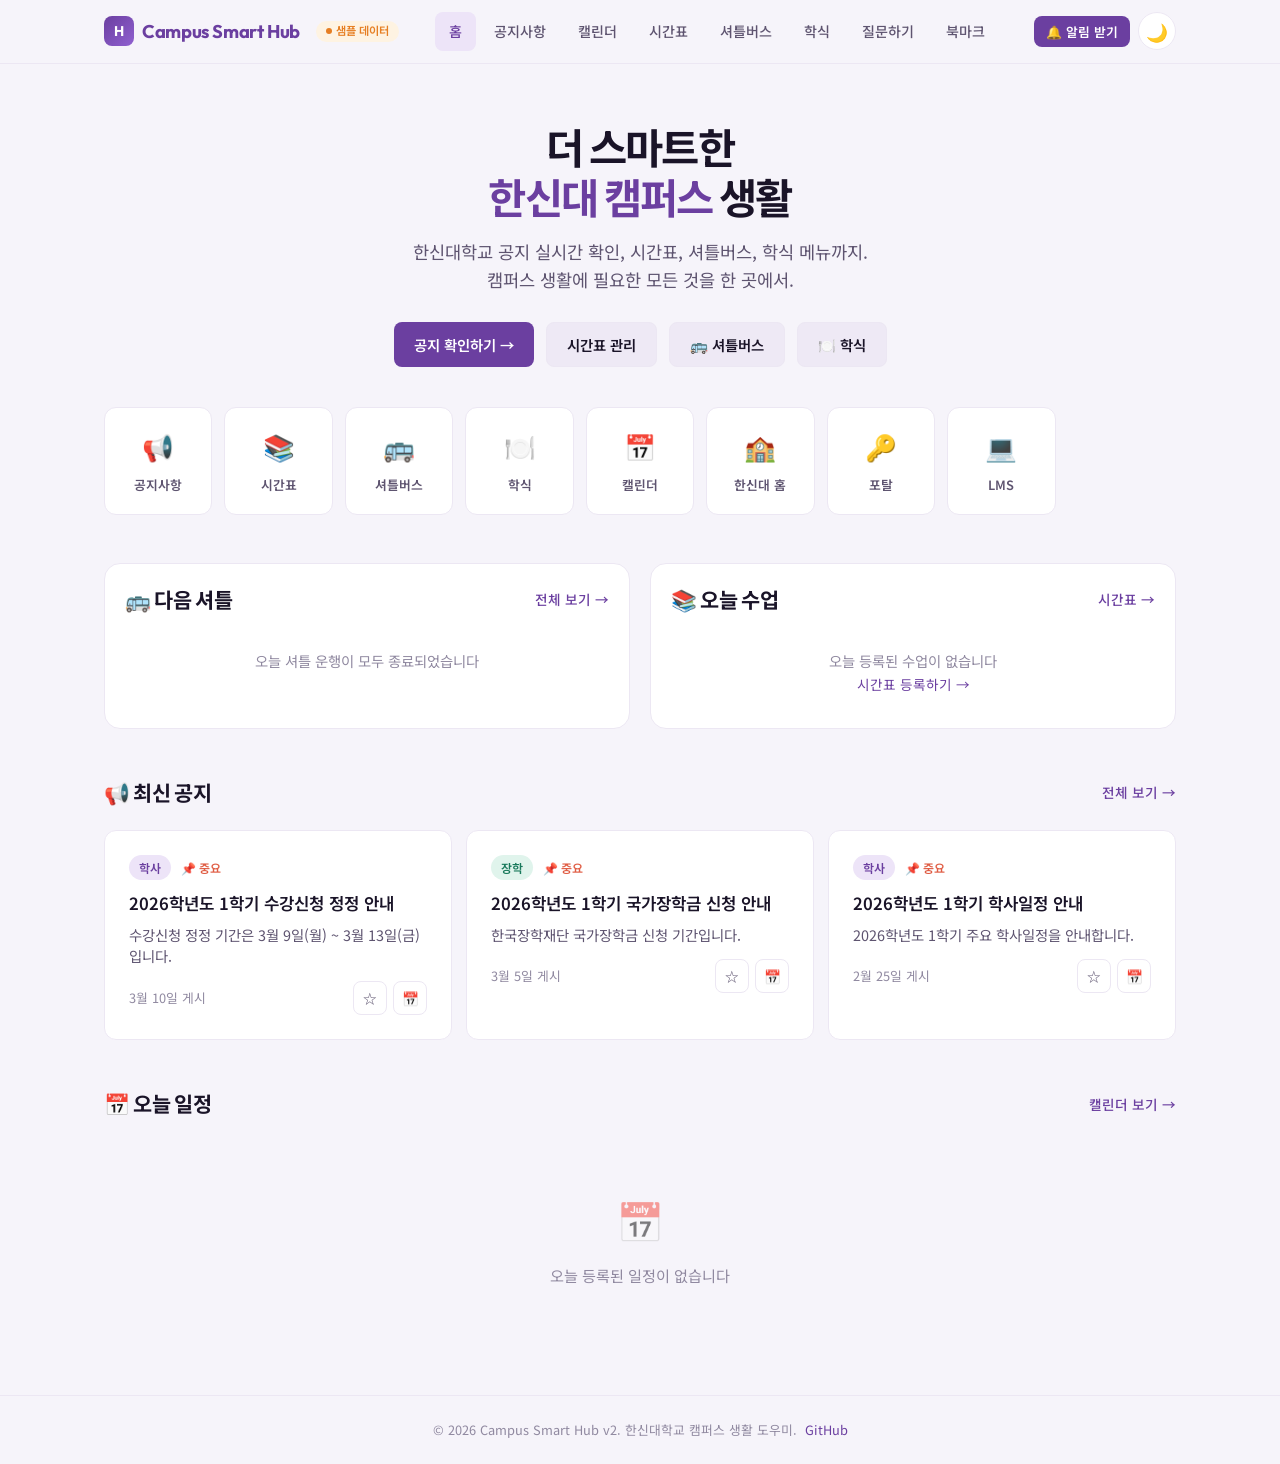
<file: index.html>
<!DOCTYPE html>
<html lang="ko">
<head>
  <meta charset="UTF-8">
  <meta name="viewport" content="width=device-width, initial-scale=1.0">
  <title>Campus Smart Hub - 한신대 캠퍼스 생활 도우미</title>
  <link rel="stylesheet" href="css/style.css">
</head>
<body>

  <nav class="nav">
    <div class="nav-inner">
      <a href="index.html" class="nav-logo">
        <span class="logo-icon">H</span>
        Campus Smart Hub
      </a>
      <button class="nav-toggle" aria-label="메뉴 열기">
        <span></span><span></span><span></span>
      </button>
      <div class="nav-links">
        <a href="index.html" class="nav-link active">홈</a>
        <a href="notices.html" class="nav-link">공지사항</a>
        <a href="calendar.html" class="nav-link">캘린더</a>
        <a href="timetable.html" class="nav-link">시간표</a>
        <a href="shuttle.html" class="nav-link">셔틀버스</a>
        <a href="meal.html" class="nav-link">학식</a>
        <a href="ask.html" class="nav-link">질문하기</a>
        <a href="bookmarks.html" class="nav-link">북마크</a>
      </div>
      <div class="nav-right">
        <button class="btn btn-sm btn-primary" id="enableNotifBtn" title="새 공지 알림">🔔 알림 받기</button>
        <button class="theme-toggle" id="themeToggle" title="다크 모드">🌙</button>
      </div>
    </div>
  </nav>

  <main class="container">

    <section class="hero">
      <h1>더 스마트한<br><em>한신대 캠퍼스</em> 생활</h1>
      <p>한신대학교 공지 실시간 확인, 시간표, 셔틀버스, 학식 메뉴까지.<br>캠퍼스 생활에 필요한 모든 것을 한 곳에서.</p>
      <div class="hero-actions">
        <a href="notices.html" class="btn btn-primary">공지 확인하기 →</a>
        <a href="timetable.html" class="btn btn-secondary">시간표 관리</a>
        <a href="shuttle.html" class="btn btn-secondary">🚌 셔틀버스</a>
        <a href="meal.html" class="btn btn-secondary">🍽️ 학식</a>
      </div>
    </section>

    <!-- 빠른 링크 -->
    <section class="home-section">
      <div class="quick-links">
        <a href="notices.html" class="quick-link-card"><span class="ql-icon">📢</span><span class="ql-label">공지사항</span></a>
        <a href="timetable.html" class="quick-link-card"><span class="ql-icon">📚</span><span class="ql-label">시간표</span></a>
        <a href="shuttle.html" class="quick-link-card"><span class="ql-icon">🚌</span><span class="ql-label">셔틀버스</span></a>
        <a href="meal.html" class="quick-link-card"><span class="ql-icon">🍽️</span><span class="ql-label">학식</span></a>
        <a href="calendar.html" class="quick-link-card"><span class="ql-icon">📅</span><span class="ql-label">캘린더</span></a>
        <a href="https://www.hs.ac.kr" target="_blank" class="quick-link-card"><span class="ql-icon">🏫</span><span class="ql-label">한신대 홈</span></a>
        <a href="https://portal.hs.ac.kr" target="_blank" class="quick-link-card"><span class="ql-icon">🔑</span><span class="ql-label">포탈</span></a>
        <a href="https://lms.hs.ac.kr" target="_blank" class="quick-link-card"><span class="ql-icon">💻</span><span class="ql-label">LMS</span></a>
      </div>
    </section>

    <!-- 다음 셔틀 + 오늘 수업 (2칸 그리드) -->
    <section class="home-section">
      <div class="home-two-col">
        <div class="home-mini-card">
          <div class="home-section-header">
            <h2>🚌 다음 셔틀</h2>
            <a href="shuttle.html">전체 보기 →</a>
          </div>
          <div id="nextShuttle"><div class="empty-state" style="padding:20px;"><p style="font-size:0.9rem;">불러오는 중...</p></div></div>
        </div>
        <div class="home-mini-card">
          <div class="home-section-header">
            <h2>📚 오늘 수업</h2>
            <a href="timetable.html">시간표 →</a>
          </div>
          <div id="todayClasses"><div class="empty-state" style="padding:20px;"><p style="font-size:0.9rem;">불러오는 중...</p></div></div>
        </div>
      </div>
    </section>

    <!-- 최신 공지 -->
    <section class="home-section">
      <div class="home-section-header">
        <h2>📢 최신 공지</h2>
        <a href="notices.html">전체 보기 →</a>
      </div>
      <div class="home-card-grid" id="urgentNotices"></div>
    </section>

    <!-- 오늘 일정 -->
    <section class="home-section">
      <div class="home-section-header">
        <h2>📅 오늘 일정</h2>
        <a href="calendar.html">캘린더 보기 →</a>
      </div>
      <div class="home-card-grid" id="todayEvents"></div>
    </section>

  </main>

  <footer class="footer">
    <div class="container">
      <p>© 2026 Campus Smart Hub v2. 한신대학교 캠퍼스 생활 도우미.
        <a href="https://github.com/lsch4435-code/campus_hub" target="_blank" rel="noopener" style="color:var(--color-primary);margin-left:4px;">GitHub</a>
      </p>
    </div>
  </footer>

  <script src="js/data.js"></script>
  <script src="js/common.js"></script>
  <script src="js/home.js"></script>

</body>
</html>
</file>
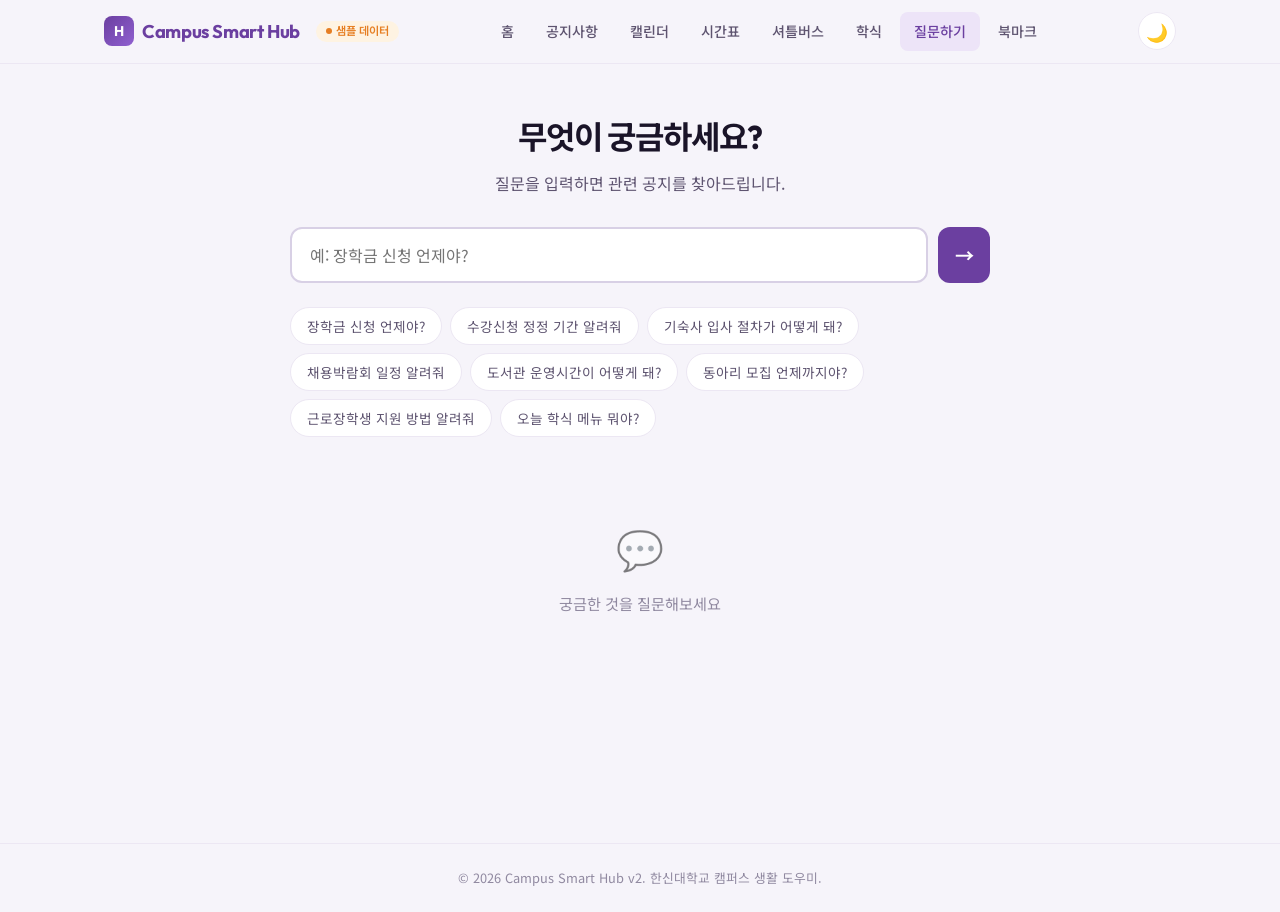
<file: ask.html>
<!DOCTYPE html>
<html lang="ko">
<head>
  <meta charset="UTF-8">
  <meta name="viewport" content="width=device-width, initial-scale=1.0">
  <title>질문하기 - Campus Smart Hub</title>
  <link rel="stylesheet" href="css/style.css">
</head>
<body>

  <nav class="nav">
    <div class="nav-inner">
      <a href="index.html" class="nav-logo">
        <span class="logo-icon">H</span>
        Campus Smart Hub
      </a>
      <button class="nav-toggle" aria-label="메뉴 열기">
        <span></span><span></span><span></span>
      </button>
      <div class="nav-links">
        <a href="index.html" class="nav-link">홈</a>
        <a href="notices.html" class="nav-link">공지사항</a>
        <a href="calendar.html" class="nav-link">캘린더</a>
        <a href="timetable.html" class="nav-link">시간표</a>
        <a href="shuttle.html" class="nav-link">셔틀버스</a>
        <a href="meal.html" class="nav-link">학식</a>
        <a href="ask.html" class="nav-link active">질문하기</a>
        <a href="bookmarks.html" class="nav-link">북마크</a>
      </div>
      <div class="nav-right">
        <button class="theme-toggle" id="themeToggle" title="다크 모드">🌙</button>
      </div>
    </div>
  </nav>

  <main class="container">

    <div class="page-header" style="text-align:center;">
      <h1>무엇이 궁금하세요?</h1>
      <p>질문을 입력하면 관련 공지를 찾아드립니다.</p>
    </div>

    <div class="ask-container">
      <div class="ask-input-wrap">
        <input type="text" class="ask-input" id="askInput" placeholder="예: 장학금 신청 언제야?">
        <button class="ask-submit" id="askSubmit" title="검색">→</button>
      </div>
      <div class="ask-suggestions" id="askSuggestions"></div>
      <p class="ask-results-title" id="askResultsTitle"></p>
      <div class="notice-grid" id="askResults" style="grid-template-columns: 1fr;"></div>
    </div>

  </main>

  <footer class="footer">
    <div class="container">
      <p>© 2026 Campus Smart Hub v2. 한신대학교 캠퍼스 생활 도우미.</p>
    </div>
  </footer>

  <script src="js/data.js"></script>
  <script src="js/common.js"></script>
  <script src="js/search.js"></script>

</body>
</html>
</file>
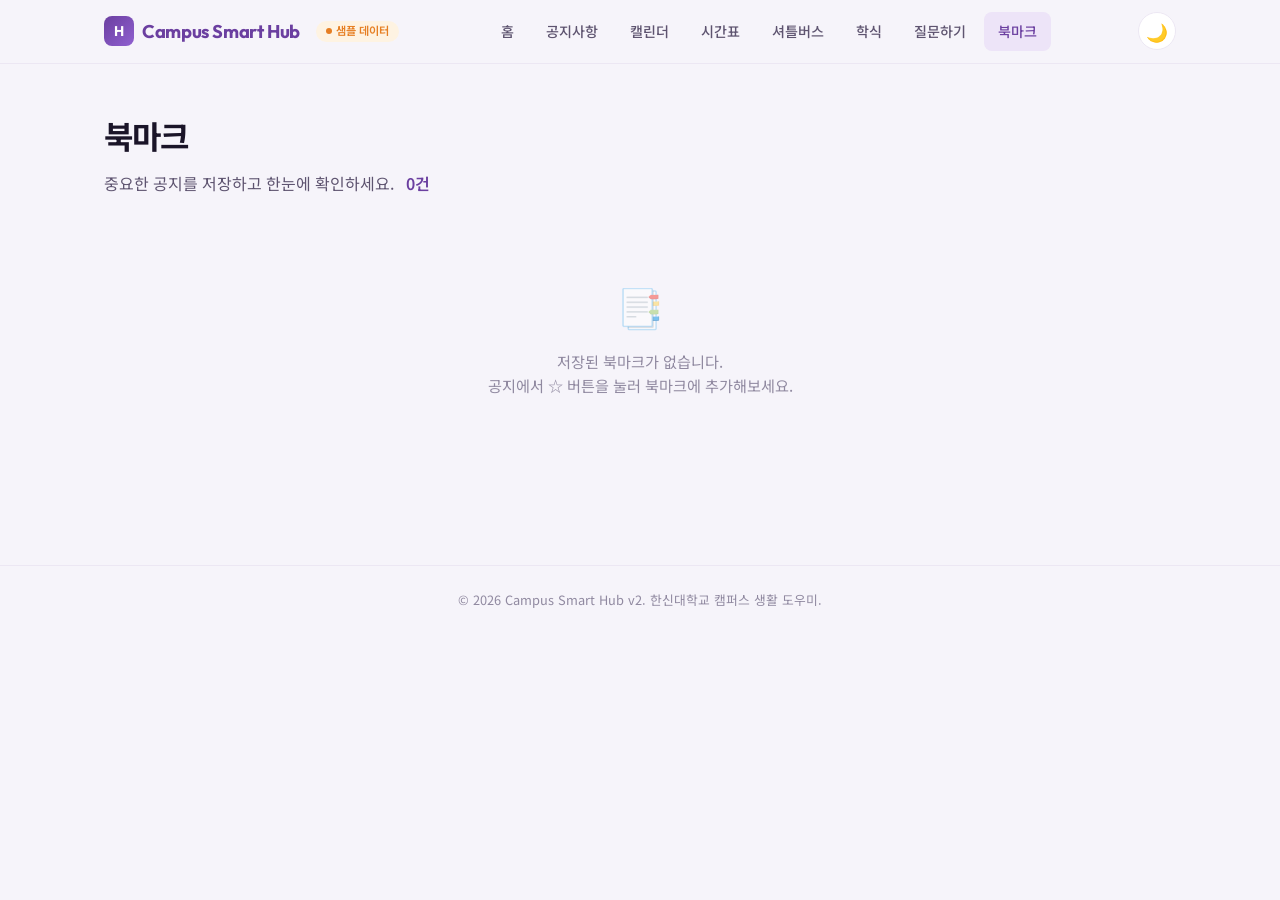
<file: bookmarks.html>
<!DOCTYPE html>
<html lang="ko">
<head>
  <meta charset="UTF-8">
  <meta name="viewport" content="width=device-width, initial-scale=1.0">
  <title>북마크 - Campus Smart Hub</title>
  <link rel="stylesheet" href="css/style.css">
</head>
<body>

  <nav class="nav">
    <div class="nav-inner">
      <a href="index.html" class="nav-logo">
        <span class="logo-icon">H</span>
        Campus Smart Hub
      </a>
      <button class="nav-toggle" aria-label="메뉴 열기">
        <span></span><span></span><span></span>
      </button>
      <div class="nav-links">
        <a href="index.html" class="nav-link">홈</a>
        <a href="notices.html" class="nav-link">공지사항</a>
        <a href="calendar.html" class="nav-link">캘린더</a>
        <a href="timetable.html" class="nav-link">시간표</a>
        <a href="shuttle.html" class="nav-link">셔틀버스</a>
        <a href="meal.html" class="nav-link">학식</a>
        <a href="ask.html" class="nav-link">질문하기</a>
        <a href="bookmarks.html" class="nav-link active">북마크</a>
      </div>
      <div class="nav-right">
        <button class="theme-toggle" id="themeToggle" title="다크 모드">🌙</button>
      </div>
    </div>
  </nav>

  <main class="container">

    <div class="page-header">
      <h1>북마크</h1>
      <p>
        중요한 공지를 저장하고 한눈에 확인하세요.
        <span id="bookmarkCount" style="margin-left:8px;font-weight:600;color:var(--color-primary);"></span>
      </p>
    </div>

    <div class="bookmark-grid" id="bookmarkGrid"></div>

  </main>

  <footer class="footer">
    <div class="container">
      <p>© 2026 Campus Smart Hub v2. 한신대학교 캠퍼스 생활 도우미.</p>
    </div>
  </footer>

  <script src="js/data.js"></script>
  <script src="js/common.js"></script>
  <script src="js/bookmark.js"></script>

</body>
</html>
</file>
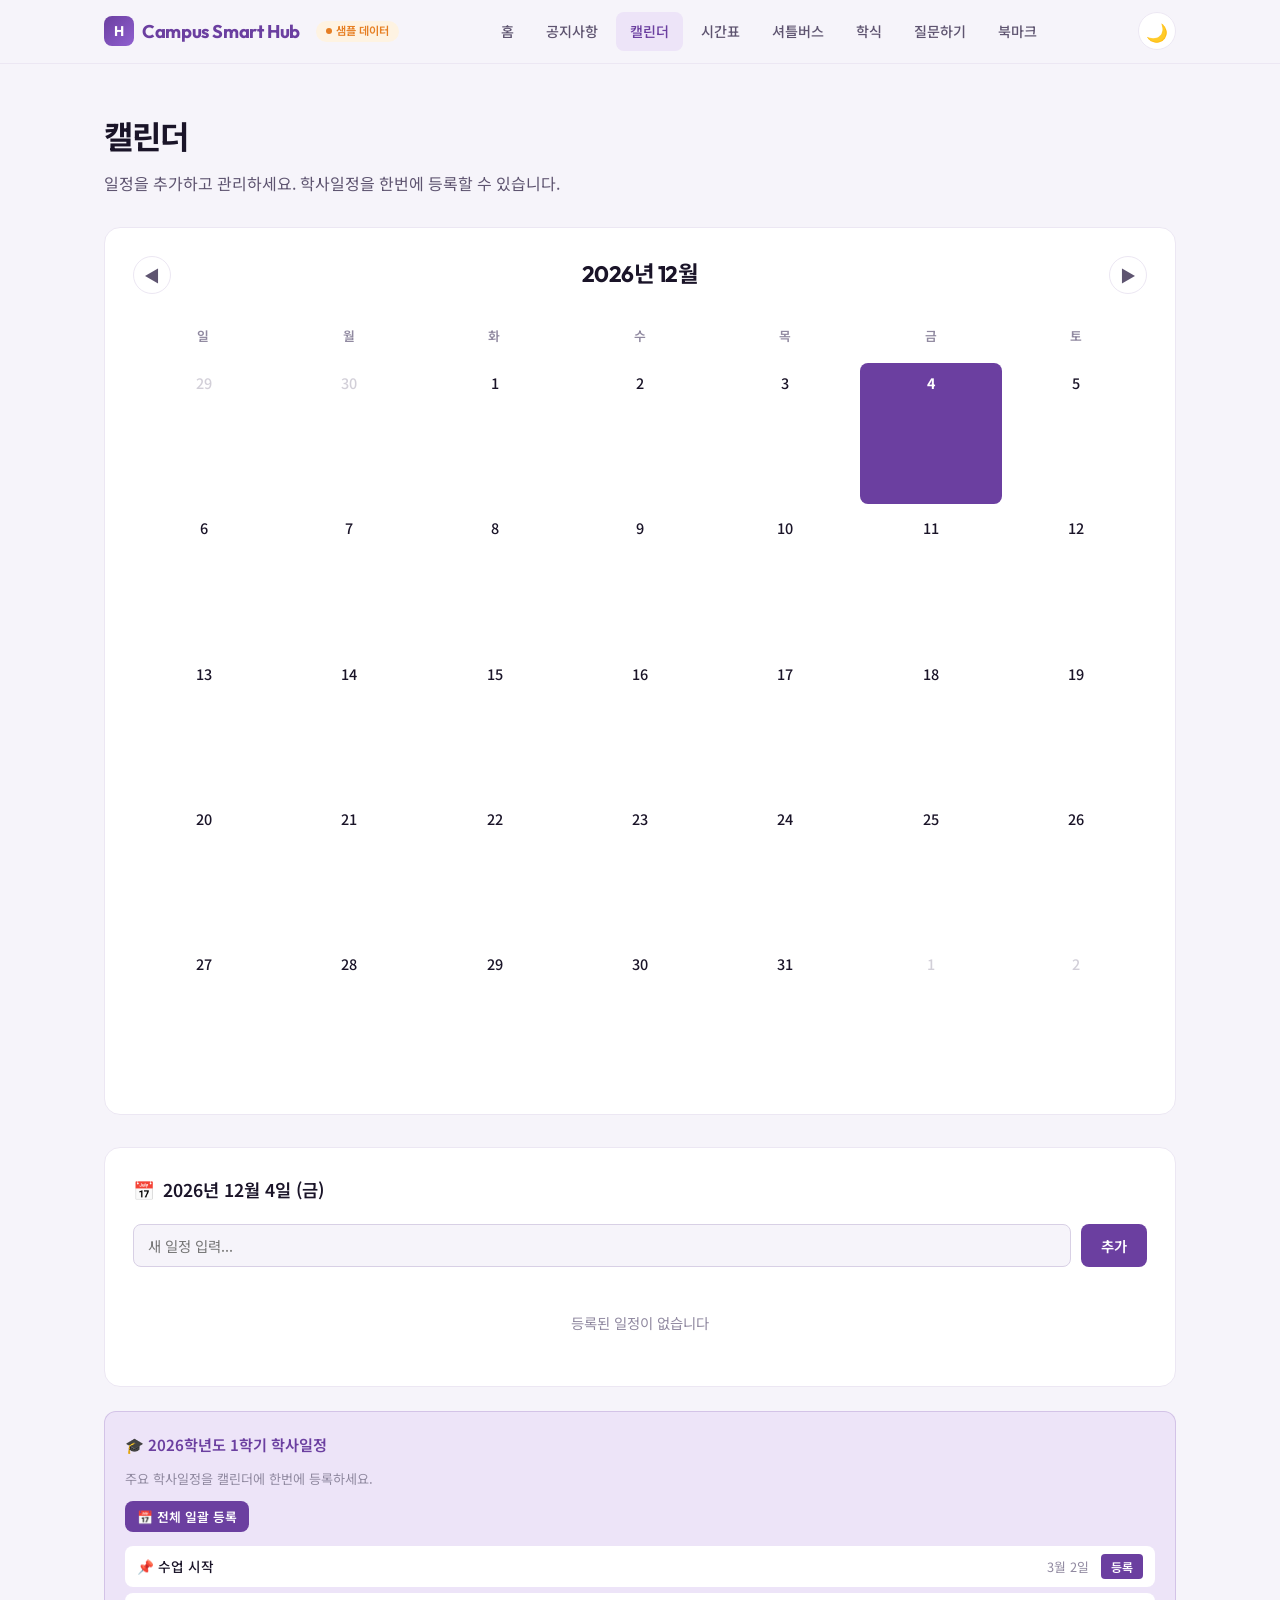
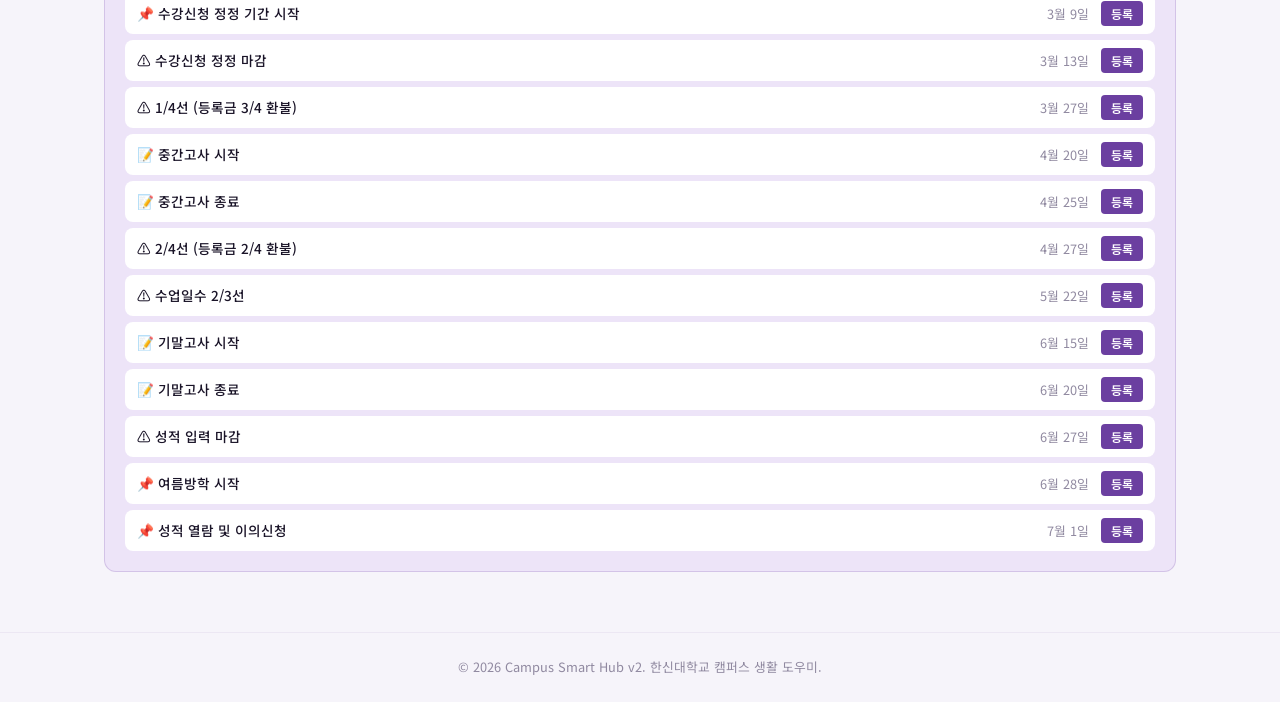
<file: calendar.html>
<!DOCTYPE html>
<html lang="ko">
<head>
  <meta charset="UTF-8">
  <meta name="viewport" content="width=device-width, initial-scale=1.0">
  <title>캘린더 - Campus Smart Hub</title>
  <link rel="stylesheet" href="css/style.css">
</head>
<body>

  <nav class="nav">
    <div class="nav-inner">
      <a href="index.html" class="nav-logo">
        <span class="logo-icon">H</span>
        Campus Smart Hub
      </a>
      <button class="nav-toggle" aria-label="메뉴 열기">
        <span></span><span></span><span></span>
      </button>
      <div class="nav-links">
        <a href="index.html" class="nav-link">홈</a>
        <a href="notices.html" class="nav-link">공지사항</a>
        <a href="calendar.html" class="nav-link active">캘린더</a>
        <a href="timetable.html" class="nav-link">시간표</a>
        <a href="shuttle.html" class="nav-link">셔틀버스</a>
        <a href="meal.html" class="nav-link">학식</a>
        <a href="ask.html" class="nav-link">질문하기</a>
        <a href="bookmarks.html" class="nav-link">북마크</a>
      </div>
      <div class="nav-right">
        <button class="theme-toggle" id="themeToggle" title="다크 모드">🌙</button>
      </div>
    </div>
  </nav>

  <main class="container">

    <div class="page-header">
      <h1>캘린더</h1>
      <p>일정을 추가하고 관리하세요. 학사일정을 한번에 등록할 수 있습니다.</p>
    </div>

    <!-- 캘린더 -->
    <div class="calendar-wrap">
      <div class="calendar-header">
        <button class="calendar-nav-btn" id="calendarPrev" title="이전 달">◀</button>
        <h2 id="calendarTitle"></h2>
        <button class="calendar-nav-btn" id="calendarNext" title="다음 달">▶</button>
      </div>
      <div class="calendar-weekdays">
        <div class="calendar-weekday">일</div>
        <div class="calendar-weekday">월</div>
        <div class="calendar-weekday">화</div>
        <div class="calendar-weekday">수</div>
        <div class="calendar-weekday">목</div>
        <div class="calendar-weekday">금</div>
        <div class="calendar-weekday">토</div>
      </div>
      <div class="calendar-days" id="calendarDays"></div>
    </div>

    <!-- 일정 관리 패널 -->
    <div class="event-panel" id="eventPanel" style="display:none;">
      <h3>📅 <span id="eventDateTitle"></span></h3>
      <div class="event-add-form">
        <input type="text" id="eventInput" placeholder="새 일정 입력..." maxlength="100">
        <button class="btn btn-primary" id="eventAddBtn">추가</button>
      </div>
      <ul class="event-list" id="eventList"></ul>
    </div>

    <!-- 학사일정 자동등록 -->
    <div class="academic-calendar-section" id="academicCalendarSection"></div>

  </main>

  <footer class="footer">
    <div class="container">
      <p>© 2026 Campus Smart Hub v2. 한신대학교 캠퍼스 생활 도우미.</p>
    </div>
  </footer>

  <script src="js/data.js"></script>
  <script src="js/common.js"></script>
  <script src="js/calendar.js"></script>

</body>
</html>
</file>
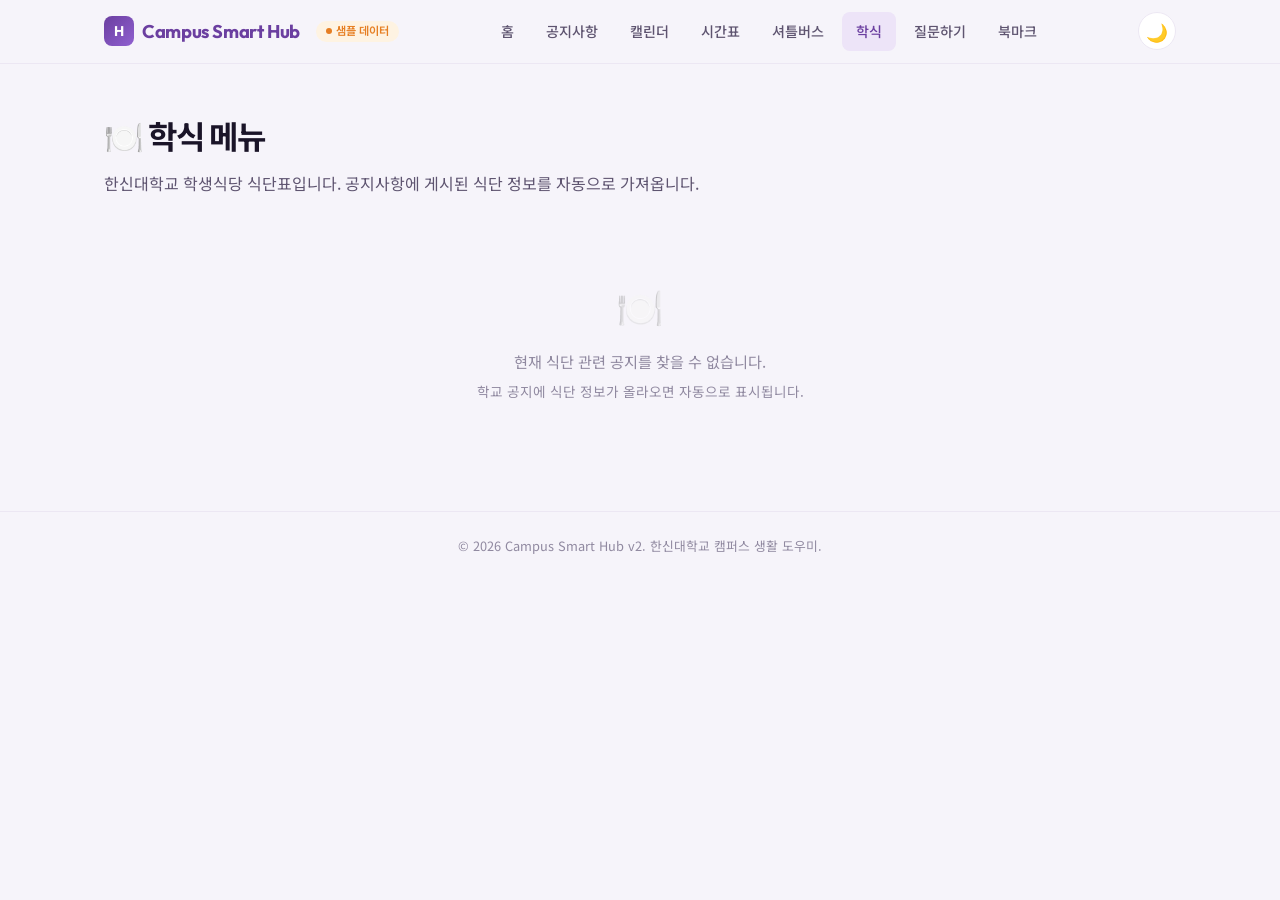
<file: meal.html>
<!DOCTYPE html>
<html lang="ko">
<head>
  <meta charset="UTF-8">
  <meta name="viewport" content="width=device-width, initial-scale=1.0">
  <title>학식 메뉴 - Campus Smart Hub</title>
  <link rel="stylesheet" href="css/style.css">
</head>
<body>

  <nav class="nav">
    <div class="nav-inner">
      <a href="index.html" class="nav-logo">
        <span class="logo-icon">H</span>
        Campus Smart Hub
      </a>
      <button class="nav-toggle" aria-label="메뉴 열기">
        <span></span><span></span><span></span>
      </button>
      <div class="nav-links">
        <a href="index.html" class="nav-link">홈</a>
        <a href="notices.html" class="nav-link">공지사항</a>
        <a href="calendar.html" class="nav-link">캘린더</a>
        <a href="timetable.html" class="nav-link">시간표</a>
        <a href="shuttle.html" class="nav-link">셔틀버스</a>
        <a href="meal.html" class="nav-link active">학식</a>
        <a href="ask.html" class="nav-link">질문하기</a>
        <a href="bookmarks.html" class="nav-link">북마크</a>
      </div>
      <div class="nav-right">
        <button class="theme-toggle" id="themeToggle" title="다크 모드">🌙</button>
      </div>
    </div>
  </nav>

  <main class="container">

    <div class="page-header">
      <h1>🍽️ 학식 메뉴</h1>
      <p>한신대학교 학생식당 식단표입니다. 공지사항에 게시된 식단 정보를 자동으로 가져옵니다.</p>
    </div>

    <div id="mealContent">
      <div class="empty-state">
        <div class="empty-icon" style="animation:spin 1s linear infinite;">⏳</div>
        <p>식단 정보를 불러오는 중...</p>
      </div>
    </div>

  </main>

  <footer class="footer">
    <div class="container">
      <p>© 2026 Campus Smart Hub v2. 한신대학교 캠퍼스 생활 도우미.</p>
    </div>
  </footer>

  <script src="js/data.js"></script>
  <script src="js/common.js"></script>
  <script src="js/meal.js"></script>

</body>
</html>
</file>
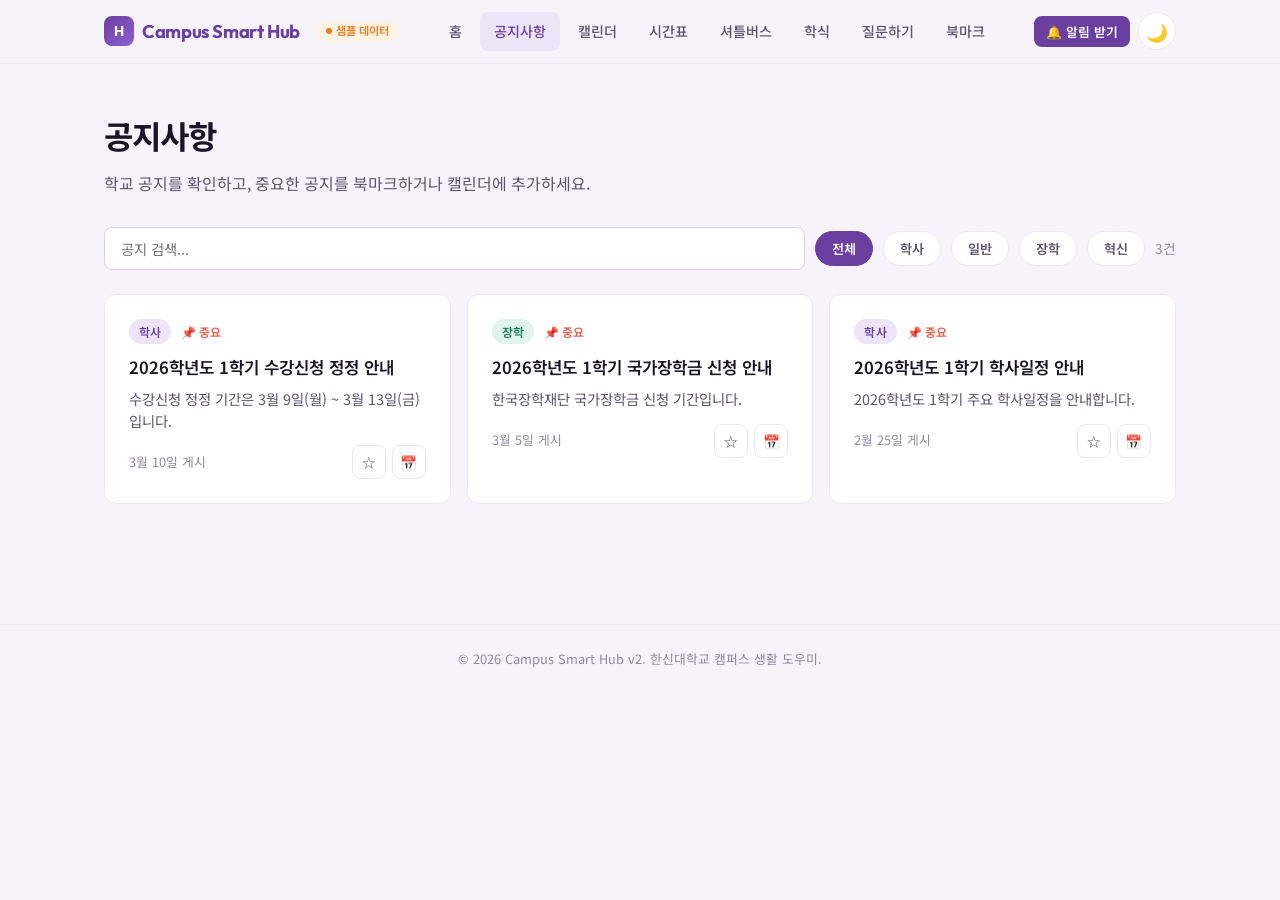
<file: notices.html>
<!DOCTYPE html>
<html lang="ko">
<head>
  <meta charset="UTF-8">
  <meta name="viewport" content="width=device-width, initial-scale=1.0">
  <title>공지사항 - Campus Smart Hub</title>
  <link rel="stylesheet" href="css/style.css">
</head>
<body>

  <nav class="nav">
    <div class="nav-inner">
      <a href="index.html" class="nav-logo">
        <span class="logo-icon">H</span>
        Campus Smart Hub
      </a>
      <button class="nav-toggle" aria-label="메뉴 열기">
        <span></span><span></span><span></span>
      </button>
      <div class="nav-links">
        <a href="index.html" class="nav-link">홈</a>
        <a href="notices.html" class="nav-link active">공지사항</a>
        <a href="calendar.html" class="nav-link">캘린더</a>
        <a href="timetable.html" class="nav-link">시간표</a>
        <a href="shuttle.html" class="nav-link">셔틀버스</a>
        <a href="meal.html" class="nav-link">학식</a>
        <a href="ask.html" class="nav-link">질문하기</a>
        <a href="bookmarks.html" class="nav-link">북마크</a>
      </div>
      <div class="nav-right">
        <button class="btn btn-sm btn-primary" id="enableNotifBtn" title="새 공지 알림">🔔 알림 받기</button>
        <button class="theme-toggle" id="themeToggle" title="다크 모드">🌙</button>
      </div>
    </div>
  </nav>

  <main class="container">

    <div class="page-header">
      <h1>공지사항</h1>
      <p>학교 공지를 확인하고, 중요한 공지를 북마크하거나 캘린더에 추가하세요.</p>
    </div>

    <div class="toolbar">
      <input type="text" class="search-input" id="noticeSearch" placeholder="공지 검색...">
      <button class="filter-btn active" data-category="전체">전체</button>
      <button class="filter-btn" data-category="학사">학사</button>
      <button class="filter-btn" data-category="일반">일반</button>
      <button class="filter-btn" data-category="장학">장학</button>
      <button class="filter-btn" data-category="혁신">혁신</button>
      <span id="resultCount" style="font-size:0.85rem;color:var(--color-text-muted);margin-left:auto;white-space:nowrap;"></span>
    </div>

    <div class="notice-grid" id="noticeGrid"></div>

  </main>

  <footer class="footer">
    <div class="container">
      <p>© 2026 Campus Smart Hub v2. 한신대학교 캠퍼스 생활 도우미.</p>
    </div>
  </footer>

  <script src="js/data.js"></script>
  <script src="js/common.js"></script>
  <script src="js/notices.js"></script>

</body>
</html>
</file>
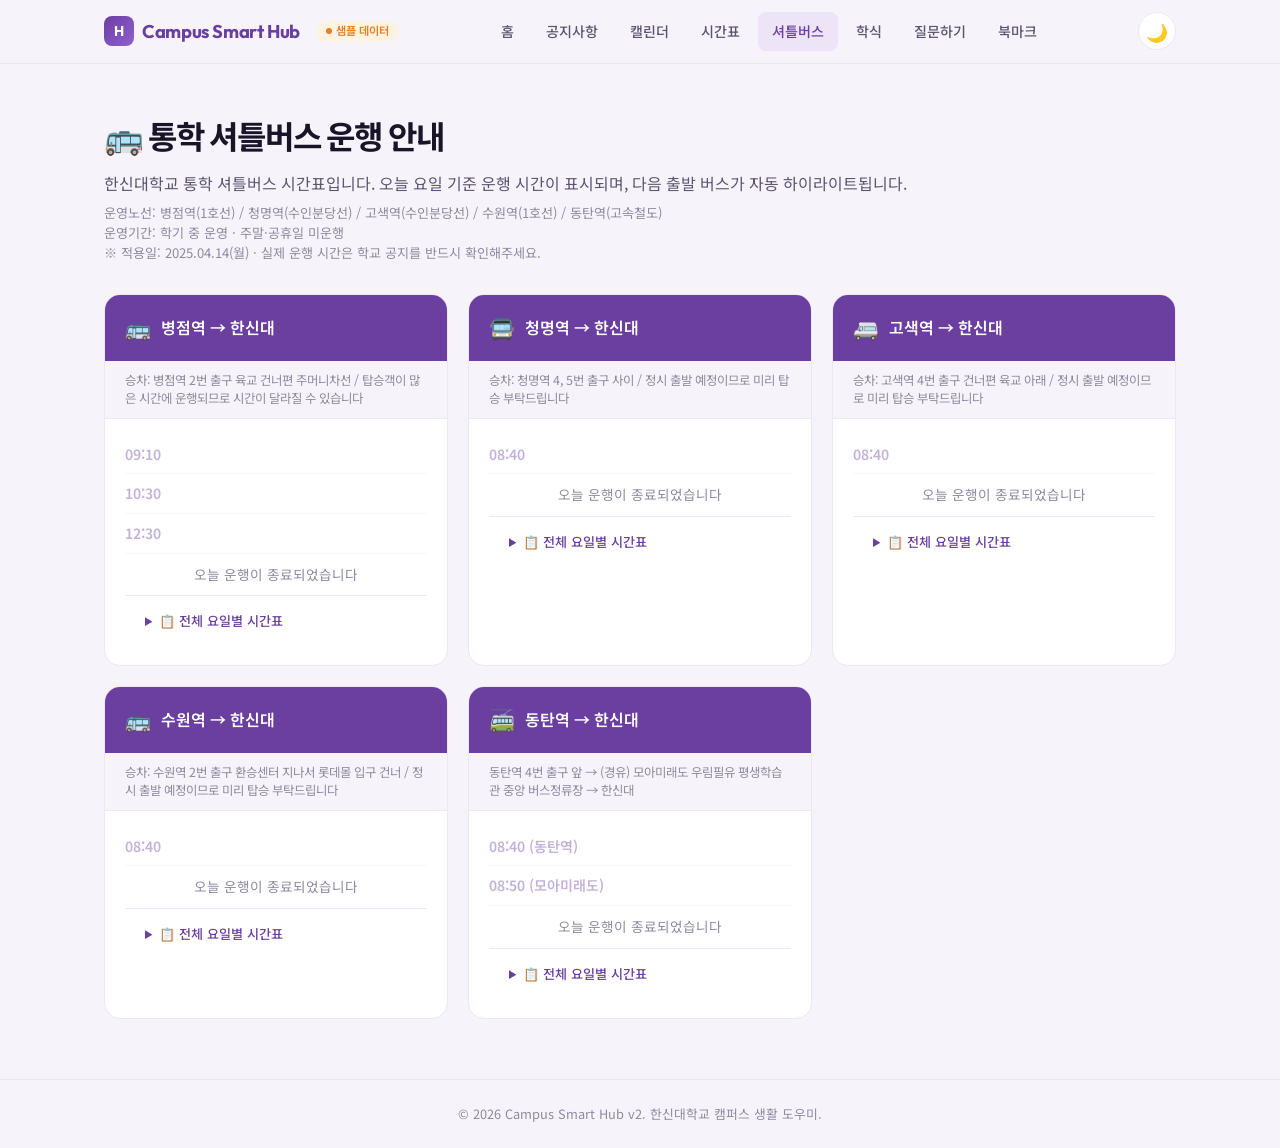
<file: shuttle.html>
<!DOCTYPE html>
<html lang="ko">
<head>
  <meta charset="UTF-8">
  <meta name="viewport" content="width=device-width, initial-scale=1.0">
  <title>셔틀버스 - Campus Smart Hub</title>
  <link rel="stylesheet" href="css/style.css">
</head>
<body>

  <nav class="nav">
    <div class="nav-inner">
      <a href="index.html" class="nav-logo">
        <span class="logo-icon">H</span>
        Campus Smart Hub
      </a>
      <button class="nav-toggle" aria-label="메뉴 열기">
        <span></span><span></span><span></span>
      </button>
      <div class="nav-links">
        <a href="index.html" class="nav-link">홈</a>
        <a href="notices.html" class="nav-link">공지사항</a>
        <a href="calendar.html" class="nav-link">캘린더</a>
        <a href="timetable.html" class="nav-link">시간표</a>
        <a href="shuttle.html" class="nav-link active">셔틀버스</a>
        <a href="meal.html" class="nav-link">학식</a>
        <a href="ask.html" class="nav-link">질문하기</a>
        <a href="bookmarks.html" class="nav-link">북마크</a>
      </div>
      <div class="nav-right">
        <button class="theme-toggle" id="themeToggle" title="다크 모드">🌙</button>
      </div>
    </div>
  </nav>

  <main class="container">

    <div class="page-header">
      <h1>🚌 통학 셔틀버스 운행 안내</h1>
      <p>한신대학교 통학 셔틀버스 시간표입니다. 오늘 요일 기준 운행 시간이 표시되며, 다음 출발 버스가 자동 하이라이트됩니다.</p>
      <p style="font-size:0.82rem;color:var(--color-text-muted);margin-top:8px;">
        운영노선: 병점역(1호선) / 청명역(수인분당선) / 고색역(수인분당선) / 수원역(1호선) / 동탄역(고속철도)<br>
        운영기간: 학기 중 운영 · 주말·공휴일 미운행<br>
        ※ 적용일: 2025.04.14(월) · 실제 운행 시간은 학교 공지를 반드시 확인해주세요.
      </p>
    </div>

    <div class="shuttle-container" id="shuttleContainer"></div>

  </main>

  <footer class="footer">
    <div class="container">
      <p>© 2026 Campus Smart Hub v2. 한신대학교 캠퍼스 생활 도우미.</p>
    </div>
  </footer>

  <script src="js/data.js"></script>
  <script src="js/common.js"></script>
  <script src="js/shuttle.js"></script>

</body>
</html>
</file>
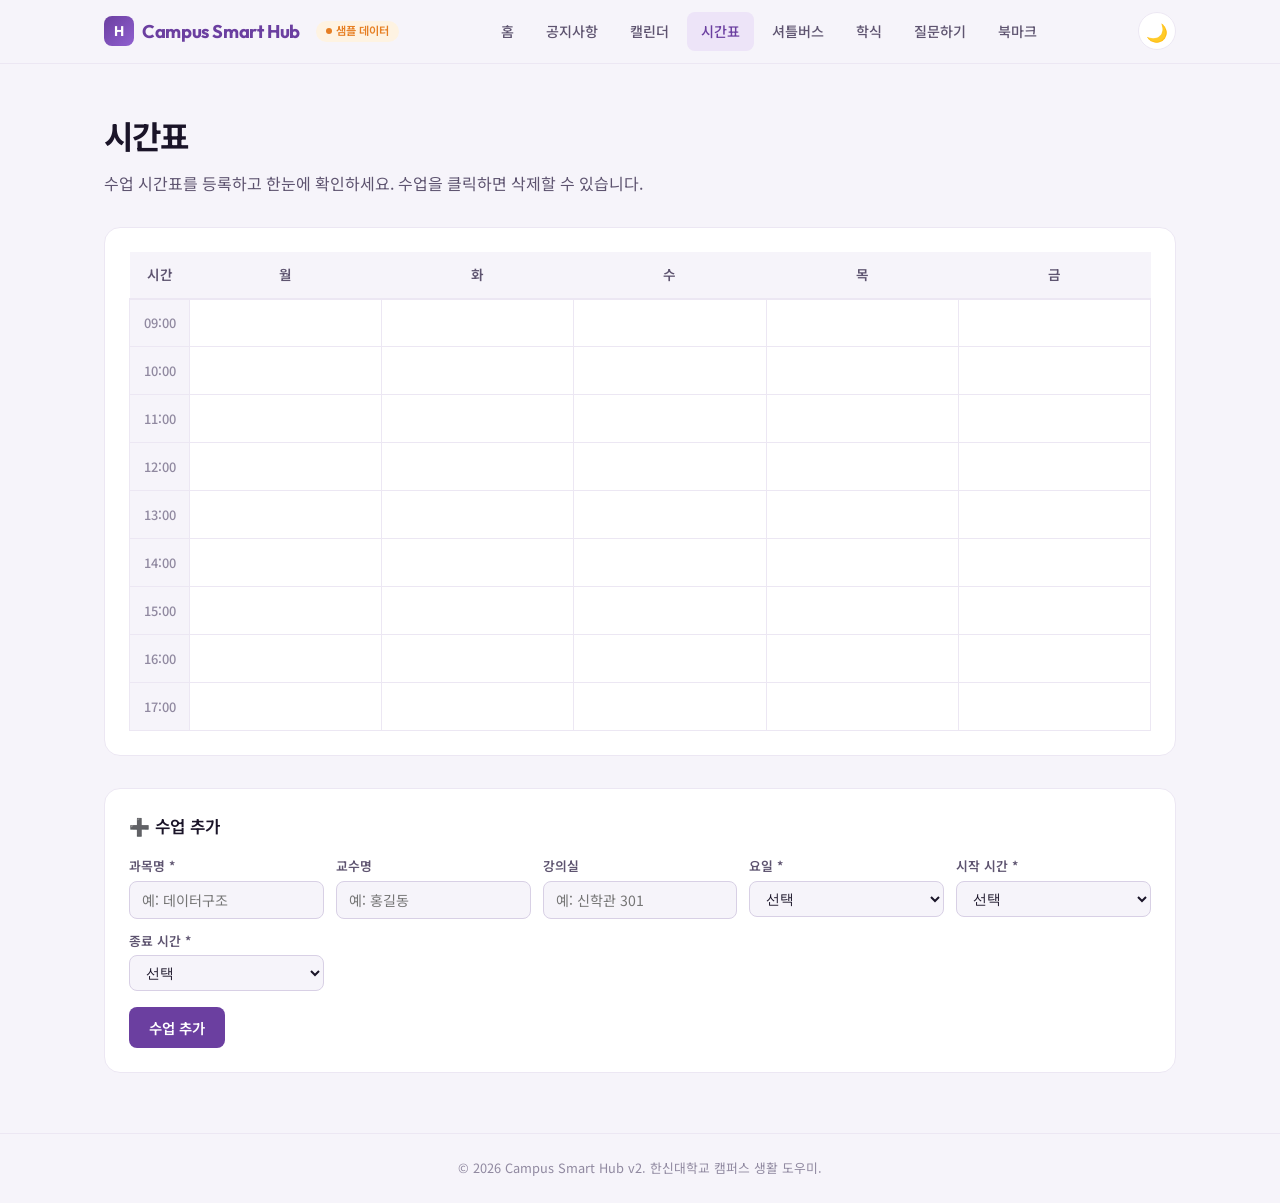
<file: timetable.html>
<!DOCTYPE html>
<html lang="ko">
<head>
  <meta charset="UTF-8">
  <meta name="viewport" content="width=device-width, initial-scale=1.0">
  <title>시간표 - Campus Smart Hub</title>
  <link rel="stylesheet" href="css/style.css">
</head>
<body>

  <nav class="nav">
    <div class="nav-inner">
      <a href="index.html" class="nav-logo">
        <span class="logo-icon">H</span>
        Campus Smart Hub
      </a>
      <button class="nav-toggle" aria-label="메뉴 열기">
        <span></span><span></span><span></span>
      </button>
      <div class="nav-links">
        <a href="index.html" class="nav-link">홈</a>
        <a href="notices.html" class="nav-link">공지사항</a>
        <a href="calendar.html" class="nav-link">캘린더</a>
        <a href="timetable.html" class="nav-link active">시간표</a>
        <a href="shuttle.html" class="nav-link">셔틀버스</a>
        <a href="meal.html" class="nav-link">학식</a>
        <a href="ask.html" class="nav-link">질문하기</a>
        <a href="bookmarks.html" class="nav-link">북마크</a>
      </div>
      <div class="nav-right">
        <button class="theme-toggle" id="themeToggle" title="다크 모드">🌙</button>
      </div>
    </div>
  </nav>

  <main class="container">

    <div class="page-header">
      <h1>시간표</h1>
      <p>수업 시간표를 등록하고 한눈에 확인하세요. 수업을 클릭하면 삭제할 수 있습니다.</p>
    </div>

    <!-- 시간표 그리드 -->
    <div class="timetable-container" id="timetableGrid"></div>

    <!-- 수업 추가 폼 -->
    <div class="timetable-add-form" id="timetableForm">
      <h3>➕ 수업 추가</h3>
      <div class="tt-form-grid">
        <div class="tt-form-group">
          <label for="ttName">과목명 *</label>
          <input type="text" id="ttName" placeholder="예: 데이터구조" maxlength="30">
        </div>
        <div class="tt-form-group">
          <label for="ttProfessor">교수명</label>
          <input type="text" id="ttProfessor" placeholder="예: 홍길동" maxlength="20">
        </div>
        <div class="tt-form-group">
          <label for="ttRoom">강의실</label>
          <input type="text" id="ttRoom" placeholder="예: 신학관 301" maxlength="20">
        </div>
        <div class="tt-form-group">
          <label for="ttDay">요일 *</label>
          <select id="ttDay">
            <option value="">선택</option>
            <option value="0">월요일</option>
            <option value="1">화요일</option>
            <option value="2">수요일</option>
            <option value="3">목요일</option>
            <option value="4">금요일</option>
          </select>
        </div>
        <div class="tt-form-group">
          <label for="ttStart">시작 시간 *</label>
          <select id="ttStart">
            <option value="">선택</option>
            <option value="9">09:00</option>
            <option value="10">10:00</option>
            <option value="11">11:00</option>
            <option value="12">12:00</option>
            <option value="13">13:00</option>
            <option value="14">14:00</option>
            <option value="15">15:00</option>
            <option value="16">16:00</option>
            <option value="17">17:00</option>
          </select>
        </div>
        <div class="tt-form-group">
          <label for="ttEnd">종료 시간 *</label>
          <select id="ttEnd">
            <option value="">선택</option>
            <option value="10">10:00</option>
            <option value="11">11:00</option>
            <option value="12">12:00</option>
            <option value="13">13:00</option>
            <option value="14">14:00</option>
            <option value="15">15:00</option>
            <option value="16">16:00</option>
            <option value="17">17:00</option>
            <option value="18">18:00</option>
          </select>
        </div>
      </div>
      <button class="btn btn-primary" id="ttAddBtn">수업 추가</button>
    </div>

  </main>

  <footer class="footer">
    <div class="container">
      <p>© 2026 Campus Smart Hub v2. 한신대학교 캠퍼스 생활 도우미.</p>
    </div>
  </footer>

  <script src="js/data.js"></script>
  <script src="js/common.js"></script>
  <script src="js/timetable.js"></script>

</body>
</html>
</file>
<file: css/style.css>
/* ============================================
   Campus Smart Hub v2 - Main Stylesheet
   한신대학교 보라색 테마 + 다크모드
   ============================================ */

/* --- Google Fonts --- */
@import url('https://fonts.googleapis.com/css2?family=Noto+Sans+KR:wght@300;400;500;600;700&family=Outfit:wght@300;400;500;600;700&display=swap');

/* --- CSS Variables (Light - 한신대 보라색 테마) --- */
:root {
  --color-bg: #f6f4fa;
  --color-surface: #ffffff;
  --color-surface-alt: #eee9f5;
  --color-border: #d8d0e5;
  --color-border-light: #ece7f3;
  --color-text: #1a1428;
  --color-text-secondary: #5e5470;
  --color-text-muted: #9089a0;

  --color-primary: #6b3fa0;
  --color-primary-light: #ede4f8;
  --color-primary-hover: #8252c0;
  --color-primary-glow: rgba(107, 63, 160, 0.15);

  --color-accent: #e05d44;
  --color-accent-light: #fdf0ed;

  --color-tag-haksa: #6b3fa0;
  --color-tag-janghak: #1a7a5c;
  --color-tag-gisuksa: #b8860b;
  --color-tag-chwieop: #c04080;
  --color-tag-default: #6b6b6b;

  /* Typography */
  --font-display: 'Outfit', 'Noto Sans KR', sans-serif;
  --font-body: 'Noto Sans KR', 'Outfit', sans-serif;

  /* Spacing */
  --nav-height: 64px;
  --container-max: 1120px;
  --radius-sm: 8px;
  --radius-md: 12px;
  --radius-lg: 16px;

  /* Shadows */
  --shadow-sm: 0 1px 3px rgba(80,40,120,0.04), 0 1px 2px rgba(80,40,120,0.06);
  --shadow-md: 0 4px 12px rgba(80,40,120,0.07), 0 1px 3px rgba(80,40,120,0.04);
  --shadow-lg: 0 8px 30px rgba(80,40,120,0.10);

  /* Transitions */
  --transition-fast: 0.15s ease;
  --transition-base: 0.25s ease;
  --transition-slow: 0.4s cubic-bezier(0.16, 1, 0.3, 1);

  color-scheme: light dark;
}

/* --- Dark Mode --- */
[data-theme="dark"] {
  --color-bg: #110e1a;
  --color-surface: #1c1728;
  --color-surface-alt: #251e35;
  --color-border: #362c4e;
  --color-border-light: #2a2240;
  --color-text: #e8e2f0;
  --color-text-secondary: #a89cc0;
  --color-text-muted: #7a6e94;

  --color-primary: #a87ee0;
  --color-primary-light: #2a1e45;
  --color-primary-hover: #c09df0;
  --color-primary-glow: rgba(168, 126, 224, 0.15);

  --color-accent: #f07060;
  --color-accent-light: #2a1a18;

  --color-tag-haksa: #b88ee8;
  --color-tag-janghak: #5cc9a0;
  --color-tag-gisuksa: #e0c050;
  --color-tag-chwieop: #f070b0;
  --color-tag-default: #9089a0;

  --shadow-sm: 0 1px 3px rgba(0,0,0,0.2);
  --shadow-md: 0 4px 12px rgba(0,0,0,0.25);
  --shadow-lg: 0 8px 30px rgba(0,0,0,0.3);
}

[data-theme="dark"] .nav {
  background: rgba(17, 14, 26, 0.9);
}

[data-theme="dark"] .nav-links {
  background: var(--color-bg);
}

/* --- Reset & Base --- */
*, *::before, *::after {
  margin: 0;
  padding: 0;
  box-sizing: border-box;
}

html {
  scroll-behavior: smooth;
  -webkit-font-smoothing: antialiased;
}

body {
  font-family: var(--font-body);
  background-color: var(--color-bg);
  color: var(--color-text);
  line-height: 1.6;
  min-height: 100vh;
  padding-top: var(--nav-height);
  transition: background-color 0.3s ease, color 0.3s ease;
}

a { text-decoration: none; color: inherit; }

button {
  cursor: pointer;
  border: none;
  background: none;
  font-family: inherit;
  font-size: inherit;
}

input, textarea { font-family: inherit; font-size: inherit; }

/* --- Navigation --- */
.nav {
  position: fixed;
  top: 0;
  left: 0;
  right: 0;
  height: var(--nav-height);
  background: var(--color-bg);
  background: rgba(246, 244, 250, 0.88);
  backdrop-filter: blur(20px);
  -webkit-backdrop-filter: blur(20px);
  border-bottom: 1px solid var(--color-border-light);
  z-index: 1000;
  display: flex;
  align-items: center;
  justify-content: center;
  transition: background 0.3s ease, border-color 0.3s ease;
}

.nav-inner {
  width: 100%;
  max-width: var(--container-max);
  padding: 0 24px;
  display: flex;
  align-items: center;
  justify-content: space-between;
}

.nav-logo {
  font-family: var(--font-display);
  font-size: 1.15rem;
  font-weight: 700;
  color: var(--color-primary);
  display: flex;
  align-items: center;
  gap: 8px;
  letter-spacing: -0.02em;
}

.nav-logo .logo-icon {
  width: 30px;
  height: 30px;
  background: linear-gradient(135deg, var(--color-primary), #9060d0);
  border-radius: 8px;
  display: flex;
  align-items: center;
  justify-content: center;
  color: white;
  font-size: 14px;
  font-weight: 700;
}

.nav-right {
  display: flex;
  align-items: center;
  gap: 8px;
}

.nav-links {
  display: flex;
  align-items: center;
  gap: 4px;
}

.nav-link {
  padding: 8px 14px;
  border-radius: var(--radius-sm);
  font-size: 0.88rem;
  font-weight: 500;
  color: var(--color-text-secondary);
  transition: all var(--transition-fast);
  position: relative;
}

.nav-link:hover {
  color: var(--color-text);
  background: var(--color-surface-alt);
}

.nav-link.active {
  color: var(--color-primary);
  background: var(--color-primary-light);
}

/* Dark mode toggle */
.theme-toggle {
  width: 38px;
  height: 38px;
  border-radius: 50%;
  display: flex;
  align-items: center;
  justify-content: center;
  font-size: 1.1rem;
  color: var(--color-text-secondary);
  transition: all var(--transition-fast);
  border: 1px solid var(--color-border-light);
  background: var(--color-surface);
  flex-shrink: 0;
}

.theme-toggle:hover {
  background: var(--color-surface-alt);
  border-color: var(--color-border);
  color: var(--color-primary);
}

/* Mobile menu toggle */
.nav-toggle {
  display: none;
  flex-direction: column;
  gap: 5px;
  padding: 8px;
  cursor: pointer;
}

.nav-toggle span {
  display: block;
  width: 22px;
  height: 2px;
  background: var(--color-text);
  border-radius: 2px;
  transition: all var(--transition-base);
}

/* --- Container --- */
.container {
  max-width: var(--container-max);
  margin: 0 auto;
  padding: 0 24px;
}

/* --- Buttons --- */
.btn {
  display: inline-flex;
  align-items: center;
  justify-content: center;
  gap: 6px;
  padding: 10px 20px;
  border-radius: var(--radius-sm);
  font-size: 0.9rem;
  font-weight: 600;
  transition: all var(--transition-fast);
  white-space: nowrap;
}

.btn-primary {
  background: var(--color-primary);
  color: white;
}

.btn-primary:hover {
  background: var(--color-primary-hover);
  box-shadow: 0 4px 12px var(--color-primary-glow);
}

.btn-secondary {
  background: var(--color-surface-alt);
  color: var(--color-text);
  border: 1px solid var(--color-border-light);
}

.btn-secondary:hover {
  background: var(--color-surface);
  border-color: var(--color-border);
}

.btn-sm {
  padding: 6px 12px;
  font-size: 0.8rem;
}

/* --- Page Header --- */
.page-header {
  padding: 48px 0 32px;
}

.page-header h1 {
  font-family: var(--font-display);
  font-size: 2rem;
  font-weight: 700;
  letter-spacing: -0.03em;
  color: var(--color-text);
  margin-bottom: 8px;
}

.page-header p {
  font-size: 1rem;
  color: var(--color-text-secondary);
  line-height: 1.5;
}

/* --- Cards --- */
.card {
  background: var(--color-surface);
  border: 1px solid var(--color-border-light);
  border-radius: var(--radius-md);
  padding: 24px;
  transition: all var(--transition-base);
}

.card:hover {
  border-color: var(--color-border);
  box-shadow: var(--shadow-md);
  transform: translateY(-2px);
}

/* --- Notice Card --- */
.notice-card {
  position: relative;
  cursor: pointer;
}

.notice-card .notice-top {
  display: flex;
  align-items: center;
  gap: 10px;
  margin-bottom: 12px;
  flex-wrap: wrap;
}

.notice-category {
  display: inline-block;
  padding: 3px 10px;
  border-radius: 20px;
  font-size: 0.75rem;
  font-weight: 600;
  letter-spacing: 0.02em;
}

.category-학사 { background: var(--color-primary-light); color: var(--color-tag-haksa); }
.category-장학 { background: #e0f4ec; color: var(--color-tag-janghak); }
.category-기숙사 { background: #fdf5e0; color: var(--color-tag-gisuksa); }
.category-취업 { background: #fce4f0; color: var(--color-tag-chwieop); }
.category-default { background: var(--color-surface-alt); color: var(--color-tag-default); }
.category-혁신 { background: #e4e0f8; color: #6840b0; }

[data-theme="dark"] .category-장학 { background: #1a3028; }
[data-theme="dark"] .category-기숙사 { background: #2a2510; }
[data-theme="dark"] .category-취업 { background: #2a1520; }
[data-theme="dark"] .category-혁신 { background: #201835; }

@keyframes spin {
  from { transform: rotate(0deg); }
  to { transform: rotate(360deg); }
}

.notice-pin {
  font-size: 0.75rem;
  color: var(--color-accent);
  font-weight: 600;
  display: flex;
  align-items: center;
  gap: 4px;
}

.notice-dday {
  font-size: 0.75rem;
  font-weight: 600;
  padding: 2px 8px;
  border-radius: 4px;
}

.dday-urgent { background: #fde8e8; color: #c0392b; }
.dday-soon { background: #fef3e2; color: #e67e22; }
.dday-normal { background: var(--color-surface-alt); color: var(--color-text-secondary); }
.dday-passed { background: var(--color-surface-alt); color: var(--color-text-muted); }

[data-theme="dark"] .dday-urgent { background: #2a1010; color: #f08080; }
[data-theme="dark"] .dday-soon { background: #2a2010; color: #f0b040; }

.notice-card h3 {
  font-size: 1.05rem;
  font-weight: 600;
  line-height: 1.4;
  margin-bottom: 8px;
  color: var(--color-text);
}

.notice-card .notice-summary {
  font-size: 0.9rem;
  color: var(--color-text-secondary);
  line-height: 1.5;
  margin-bottom: 14px;
  display: -webkit-box;
  -webkit-line-clamp: 2;
  -webkit-box-orient: vertical;
  overflow: hidden;
}

.notice-card .notice-meta {
  display: flex;
  align-items: center;
  justify-content: space-between;
  flex-wrap: wrap;
  gap: 8px;
}

.notice-date {
  font-size: 0.8rem;
  color: var(--color-text-muted);
}

.notice-actions { display: flex; gap: 6px; }

.btn-icon {
  width: 34px;
  height: 34px;
  border-radius: var(--radius-sm);
  display: flex;
  align-items: center;
  justify-content: center;
  font-size: 0.85rem;
  transition: all var(--transition-fast);
  border: 1px solid var(--color-border-light);
  color: var(--color-text-secondary);
  background: var(--color-surface);
}

.btn-icon:hover {
  background: var(--color-surface-alt);
  border-color: var(--color-border);
}

.btn-icon.bookmarked {
  color: #e67e22;
  background: #fef3e2;
  border-color: #fcd9a8;
}

.btn-icon.cal-added {
  color: var(--color-primary);
  background: var(--color-primary-light);
  border-color: rgba(107, 63, 160, 0.3);
}

[data-theme="dark"] .btn-icon.bookmarked {
  background: #2a2010;
  border-color: #4a3520;
}

/* --- Notice Grid & Toolbar --- */
.notice-grid {
  display: grid;
  grid-template-columns: repeat(auto-fill, minmax(340px, 1fr));
  gap: 16px;
  padding-bottom: 60px;
}

.toolbar {
  display: flex;
  align-items: center;
  gap: 10px;
  margin-bottom: 24px;
  flex-wrap: wrap;
}

.search-input {
  flex: 1;
  min-width: 200px;
  padding: 10px 16px;
  border: 1px solid var(--color-border);
  border-radius: var(--radius-sm);
  font-size: 0.9rem;
  background: var(--color-surface);
  color: var(--color-text);
  transition: all var(--transition-fast);
}

.search-input:focus {
  outline: none;
  border-color: var(--color-primary);
  box-shadow: 0 0 0 3px var(--color-primary-glow);
}

.filter-btn {
  padding: 7px 16px;
  border-radius: 20px;
  font-size: 0.82rem;
  font-weight: 600;
  color: var(--color-text-secondary);
  background: var(--color-surface);
  border: 1px solid var(--color-border-light);
  transition: all var(--transition-fast);
}

.filter-btn:hover {
  background: var(--color-surface-alt);
  border-color: var(--color-border);
}

.filter-btn.active {
  background: var(--color-primary);
  color: white;
  border-color: var(--color-primary);
}

/* --- Notice Detail Modal --- */
.modal-overlay {
  position: fixed;
  inset: 0;
  background: rgba(0,0,0,0.4);
  backdrop-filter: blur(6px);
  z-index: 2000;
  display: flex;
  align-items: center;
  justify-content: center;
  padding: 24px;
  opacity: 0;
  pointer-events: none;
  transition: opacity var(--transition-base);
}

.modal-overlay.open {
  opacity: 1;
  pointer-events: all;
}

.modal {
  background: var(--color-surface);
  border-radius: var(--radius-lg);
  max-width: 680px;
  width: 100%;
  max-height: 85vh;
  overflow-y: auto;
  padding: 32px;
  transform: translateY(20px) scale(0.97);
  transition: transform var(--transition-slow);
  border: 1px solid var(--color-border-light);
}

.modal-overlay.open .modal {
  transform: translateY(0) scale(1);
}

.modal-close {
  position: absolute;
  top: 16px;
  right: 16px;
  width: 32px;
  height: 32px;
  border-radius: 50%;
  display: flex;
  align-items: center;
  justify-content: center;
  font-size: 1.2rem;
  color: var(--color-text-secondary);
  transition: all var(--transition-fast);
}

.modal-close:hover {
  background: var(--color-surface-alt);
  color: var(--color-text);
}

.modal h2 {
  font-family: var(--font-display);
  font-size: 1.3rem;
  font-weight: 700;
  line-height: 1.4;
  margin-bottom: 8px;
  padding-right: 40px;
}

.modal-body {
  font-size: 0.92rem;
  line-height: 1.7;
  color: var(--color-text-secondary);
  margin-bottom: 20px;
}

.modal-body img {
  max-width: 100%;
  border-radius: var(--radius-sm);
  margin: 12px 0;
}

.modal-actions {
  display: flex;
  gap: 10px;
  flex-wrap: wrap;
  margin-top: 20px;
  padding-top: 16px;
  border-top: 1px solid var(--color-border-light);
}

.modal-loading {
  display: flex;
  align-items: center;
  gap: 8px;
  padding: 16px;
  color: var(--color-text-muted);
  font-size: 0.88rem;
}

.modal-loading .spinner {
  width: 16px;
  height: 16px;
  border: 2px solid var(--color-border);
  border-top-color: var(--color-primary);
  border-radius: 50%;
  animation: spin 0.6s linear infinite;
}

/* --- Ask Page --- */
.ask-container { max-width: 700px; margin: 0 auto; padding-bottom: 60px; }

.ask-input-wrap {
  display: flex;
  gap: 10px;
  margin-bottom: 24px;
}

.ask-input {
  flex: 1;
  padding: 14px 18px;
  border: 2px solid var(--color-border);
  border-radius: var(--radius-md);
  font-size: 1rem;
  background: var(--color-surface);
  color: var(--color-text);
  transition: all var(--transition-fast);
}

.ask-input:focus {
  outline: none;
  border-color: var(--color-primary);
  box-shadow: 0 0 0 4px var(--color-primary-glow);
}

.ask-submit {
  width: 52px;
  background: var(--color-primary);
  color: white;
  border-radius: var(--radius-md);
  font-size: 1.2rem;
  font-weight: 700;
  transition: all var(--transition-fast);
}

.ask-submit:hover {
  background: var(--color-primary-hover);
}

.ask-suggestions {
  display: flex;
  flex-wrap: wrap;
  gap: 8px;
  margin-bottom: 32px;
}

.ask-suggestion-btn {
  padding: 8px 16px;
  border-radius: 20px;
  font-size: 0.85rem;
  background: var(--color-surface);
  color: var(--color-text-secondary);
  border: 1px solid var(--color-border-light);
  transition: all var(--transition-fast);
}

.ask-suggestion-btn:hover {
  background: var(--color-primary-light);
  color: var(--color-primary);
  border-color: rgba(107, 63, 160, 0.3);
}

.ask-results-title {
  font-size: 0.9rem;
  color: var(--color-text-muted);
  margin-bottom: 16px;
  font-weight: 500;
}

/* --- Calendar --- */
.calendar-wrap {
  background: var(--color-surface);
  border: 1px solid var(--color-border-light);
  border-radius: var(--radius-lg);
  padding: 28px;
  margin-bottom: 32px;
}

.calendar-header {
  display: flex;
  align-items: center;
  justify-content: space-between;
  margin-bottom: 24px;
}

.calendar-header h2 {
  font-family: var(--font-display);
  font-size: 1.4rem;
  font-weight: 700;
  letter-spacing: -0.02em;
}

.calendar-nav-btn {
  width: 38px;
  height: 38px;
  border-radius: 50%;
  display: flex;
  align-items: center;
  justify-content: center;
  font-size: 1rem;
  color: var(--color-text-secondary);
  transition: all var(--transition-fast);
  border: 1px solid var(--color-border-light);
}

.calendar-nav-btn:hover {
  background: var(--color-surface-alt);
  border-color: var(--color-border);
}

.calendar-weekdays {
  display: grid;
  grid-template-columns: repeat(7, 1fr);
  gap: 4px;
  margin-bottom: 8px;
}

.calendar-weekday {
  text-align: center;
  font-size: 0.8rem;
  font-weight: 600;
  color: var(--color-text-muted);
  padding: 8px 0;
  text-transform: uppercase;
  letter-spacing: 0.05em;
}

.calendar-days {
  display: grid;
  grid-template-columns: repeat(7, 1fr);
  gap: 4px;
}

.calendar-day {
  aspect-ratio: 1;
  display: flex;
  flex-direction: column;
  align-items: center;
  justify-content: flex-start;
  padding: 8px 4px;
  border-radius: var(--radius-sm);
  font-size: 0.9rem;
  font-weight: 500;
  cursor: pointer;
  transition: all var(--transition-fast);
  position: relative;
  min-height: 56px;
}

.calendar-day:hover { background: var(--color-surface-alt); }
.calendar-day.other-month { color: var(--color-text-muted); opacity: 0.4; }
.calendar-day.today {
  background: var(--color-primary);
  color: white;
  font-weight: 700;
}
.calendar-day.today:hover { background: var(--color-primary-hover); }
.calendar-day.selected {
  outline: 2px solid var(--color-primary);
  outline-offset: -2px;
}

.calendar-day.has-event::after {
  content: '';
  width: 5px;
  height: 5px;
  border-radius: 50%;
  background: var(--color-accent);
  margin-top: 4px;
}

.calendar-day.today.has-event::after { background: white; }

/* Calendar event panel */
.event-panel {
  background: var(--color-surface);
  border: 1px solid var(--color-border-light);
  border-radius: var(--radius-lg);
  padding: 28px;
}

.event-panel h3 {
  font-size: 1.1rem;
  font-weight: 600;
  margin-bottom: 20px;
  display: flex;
  align-items: center;
  gap: 8px;
}

.event-add-form {
  display: flex;
  gap: 10px;
  margin-bottom: 20px;
}

.event-add-form input {
  flex: 1;
  padding: 10px 14px;
  border: 1px solid var(--color-border);
  border-radius: var(--radius-sm);
  background: var(--color-bg);
  color: var(--color-text);
  font-size: 0.9rem;
}

.event-add-form input:focus {
  outline: none;
  border-color: var(--color-primary);
}

.event-list { list-style: none; }

.event-item {
  display: flex;
  align-items: center;
  justify-content: space-between;
  padding: 12px 14px;
  border-radius: var(--radius-sm);
  margin-bottom: 6px;
  background: var(--color-bg);
  transition: all var(--transition-fast);
}

.event-item:hover { background: var(--color-surface-alt); }

.event-item span { font-size: 0.9rem; font-weight: 500; }

.event-item .event-source {
  font-size: 0.75rem;
  color: var(--color-text-muted);
  margin-left: 8px;
  font-weight: 400;
}

.event-delete {
  width: 28px;
  height: 28px;
  border-radius: 50%;
  display: flex;
  align-items: center;
  justify-content: center;
  color: var(--color-text-muted);
  font-size: 0.8rem;
  transition: all var(--transition-fast);
}

.event-delete:hover { background: #fde8e8; color: #c0392b; }

/* --- Academic Calendar Auto-Register --- */
.academic-calendar-section {
  margin-top: 24px;
  padding: 20px;
  background: var(--color-primary-light);
  border-radius: var(--radius-md);
  border: 1px solid rgba(107, 63, 160, 0.2);
}

.academic-calendar-section h4 {
  font-size: 0.95rem;
  font-weight: 600;
  color: var(--color-primary);
  margin-bottom: 12px;
  display: flex;
  align-items: center;
  gap: 6px;
}

.academic-event-list {
  display: flex;
  flex-direction: column;
  gap: 6px;
}

.academic-event-item {
  display: flex;
  align-items: center;
  justify-content: space-between;
  padding: 8px 12px;
  background: var(--color-surface);
  border-radius: var(--radius-sm);
  font-size: 0.85rem;
}

.academic-event-item .ae-title { font-weight: 500; flex: 1; }
.academic-event-item .ae-date { color: var(--color-text-muted); font-size: 0.8rem; margin: 0 12px; }
.academic-event-item .ae-btn {
  padding: 4px 10px;
  border-radius: 4px;
  font-size: 0.75rem;
  font-weight: 600;
  transition: all var(--transition-fast);
}
.academic-event-item .ae-btn.ae-add {
  background: var(--color-primary);
  color: white;
}
.academic-event-item .ae-btn.ae-add:hover { background: var(--color-primary-hover); }
.academic-event-item .ae-btn.ae-added {
  background: var(--color-surface-alt);
  color: var(--color-text-muted);
  cursor: default;
}

/* --- Home Page --- */
.hero {
  padding: 60px 0 40px;
  text-align: center;
}

.hero h1 {
  font-family: var(--font-display);
  font-size: 2.6rem;
  font-weight: 700;
  letter-spacing: -0.04em;
  margin-bottom: 14px;
  color: var(--color-text);
  line-height: 1.2;
}

.hero h1 em {
  font-style: normal;
  color: var(--color-primary);
}

.hero p {
  font-size: 1.1rem;
  color: var(--color-text-secondary);
  max-width: 500px;
  margin: 0 auto 28px;
}

.hero-actions {
  display: flex;
  gap: 12px;
  justify-content: center;
  flex-wrap: wrap;
}

.home-section { margin-bottom: 48px; }

/* Quick Links Grid */
.quick-links {
  display: grid;
  grid-template-columns: repeat(auto-fill, minmax(100px, 1fr));
  gap: 12px;
}

.quick-link-card {
  display: flex;
  flex-direction: column;
  align-items: center;
  gap: 8px;
  padding: 18px 8px;
  background: var(--color-surface);
  border: 1px solid var(--color-border-light);
  border-radius: var(--radius-md);
  transition: all var(--transition-fast);
  text-align: center;
}

.quick-link-card:hover {
  border-color: var(--color-primary);
  box-shadow: var(--shadow-md);
  transform: translateY(-2px);
}

.quick-link-card .ql-icon { font-size: 1.6rem; }
.quick-link-card .ql-label {
  font-size: 0.8rem;
  font-weight: 600;
  color: var(--color-text-secondary);
}
.quick-link-card:hover .ql-label { color: var(--color-primary); }

/* Two column layout */
.home-two-col {
  display: grid;
  grid-template-columns: 1fr 1fr;
  gap: 20px;
}

.home-mini-card {
  background: var(--color-surface);
  border: 1px solid var(--color-border-light);
  border-radius: var(--radius-lg);
  padding: 20px;
}

.home-section-header {
  display: flex;
  align-items: center;
  justify-content: space-between;
  margin-bottom: 20px;
}

.home-section-header h2 {
  font-family: var(--font-display);
  font-size: 1.3rem;
  font-weight: 700;
  letter-spacing: -0.02em;
}

.home-section-header a {
  font-size: 0.85rem;
  color: var(--color-primary);
  font-weight: 500;
}

.home-section-header a:hover { text-decoration: underline; }

.home-card-grid {
  display: grid;
  grid-template-columns: repeat(auto-fill, minmax(300px, 1fr));
  gap: 14px;
}

.empty-state {
  text-align: center;
  padding: 48px 24px;
  color: var(--color-text-muted);
}

.empty-state .empty-icon {
  font-size: 2.4rem;
  margin-bottom: 12px;
  opacity: 0.5;
}

.empty-state p { font-size: 0.95rem; }

/* --- Bookmarks --- */
.bookmark-grid {
  display: grid;
  grid-template-columns: repeat(auto-fill, minmax(340px, 1fr));
  gap: 16px;
  padding-bottom: 60px;
}

/* --- Timetable Page --- */
.timetable-container {
  background: var(--color-surface);
  border: 1px solid var(--color-border-light);
  border-radius: var(--radius-lg);
  padding: 24px;
  overflow-x: auto;
  margin-bottom: 32px;
}

.timetable {
  width: 100%;
  border-collapse: collapse;
  min-width: 600px;
}

.timetable th {
  padding: 12px 8px;
  text-align: center;
  font-size: 0.85rem;
  font-weight: 600;
  color: var(--color-text-secondary);
  border-bottom: 2px solid var(--color-border-light);
  background: var(--color-bg);
}

.timetable td {
  padding: 0;
  border: 1px solid var(--color-border-light);
  height: 48px;
  vertical-align: top;
  position: relative;
  min-width: 100px;
}

.timetable td.time-col {
  width: 60px;
  min-width: 60px;
  text-align: center;
  font-size: 0.8rem;
  color: var(--color-text-muted);
  font-weight: 500;
  vertical-align: middle;
  padding: 4px;
  background: var(--color-bg);
}

.tt-cell {
  position: absolute;
  inset: 1px;
  border-radius: 6px;
  padding: 6px 8px;
  font-size: 0.78rem;
  font-weight: 600;
  line-height: 1.3;
  overflow: hidden;
  cursor: pointer;
  transition: all var(--transition-fast);
  z-index: 1;
}

.tt-cell:hover {
  filter: brightness(0.95);
  transform: scale(1.02);
}

.tt-cell .tt-room {
  font-size: 0.7rem;
  font-weight: 400;
  opacity: 0.8;
  margin-top: 2px;
}

.tt-colors-0 { background: #ede4f8; color: #5a309a; }
.tt-colors-1 { background: #e0f4ec; color: #1a6a4c; }
.tt-colors-2 { background: #fce4f0; color: #a03060; }
.tt-colors-3 { background: #e4eef8; color: #2060a0; }
.tt-colors-4 { background: #fef3e2; color: #a06020; }
.tt-colors-5 { background: #e0f0f0; color: #206060; }
.tt-colors-6 { background: #f8e4e4; color: #a03030; }
.tt-colors-7 { background: #e8e8f8; color: #4040a0; }

[data-theme="dark"] .tt-colors-0 { background: #2a1e45; color: #c8a8f0; }
[data-theme="dark"] .tt-colors-1 { background: #1a3028; color: #70d0a8; }
[data-theme="dark"] .tt-colors-2 { background: #2a1520; color: #f080b0; }
[data-theme="dark"] .tt-colors-3 { background: #152030; color: #80b0e0; }
[data-theme="dark"] .tt-colors-4 { background: #2a2010; color: #e0b060; }
[data-theme="dark"] .tt-colors-5 { background: #102828; color: #60c0c0; }
[data-theme="dark"] .tt-colors-6 { background: #2a1515; color: #f08080; }
[data-theme="dark"] .tt-colors-7 { background: #1a1a30; color: #a0a0e0; }

.timetable-add-form {
  background: var(--color-surface);
  border: 1px solid var(--color-border-light);
  border-radius: var(--radius-lg);
  padding: 24px;
  margin-bottom: 32px;
}

.timetable-add-form h3 {
  font-size: 1.05rem;
  font-weight: 600;
  margin-bottom: 16px;
}

.tt-form-grid {
  display: grid;
  grid-template-columns: repeat(auto-fill, minmax(180px, 1fr));
  gap: 12px;
  margin-bottom: 16px;
}

.tt-form-group { display: flex; flex-direction: column; gap: 4px; }
.tt-form-group label {
  font-size: 0.8rem;
  font-weight: 600;
  color: var(--color-text-secondary);
}
.tt-form-group input,
.tt-form-group select {
  padding: 8px 12px;
  border: 1px solid var(--color-border);
  border-radius: var(--radius-sm);
  font-size: 0.88rem;
  background: var(--color-bg);
  color: var(--color-text);
}
.tt-form-group input:focus,
.tt-form-group select:focus {
  outline: none;
  border-color: var(--color-primary);
}

/* --- Shuttle Bus --- */
.shuttle-container {
  display: grid;
  grid-template-columns: repeat(auto-fill, minmax(320px, 1fr));
  gap: 20px;
  margin-bottom: 48px;
}

.shuttle-card {
  background: var(--color-surface);
  border: 1px solid var(--color-border-light);
  border-radius: var(--radius-lg);
  overflow: hidden;
}

.shuttle-card-header {
  padding: 16px 20px;
  background: var(--color-primary);
  color: white;
  display: flex;
  align-items: center;
  gap: 10px;
}

.shuttle-card-header h3 {
  font-size: 1rem;
  font-weight: 600;
}

.shuttle-card-header .shuttle-icon { font-size: 1.3rem; }

.shuttle-times {
  padding: 16px 20px;
}

.shuttle-time-row {
  display: flex;
  align-items: center;
  justify-content: space-between;
  padding: 8px 0;
  border-bottom: 1px solid var(--color-border-light);
  font-size: 0.88rem;
}

.shuttle-time-row:last-child { border-bottom: none; }

.shuttle-time-row .st-time { font-weight: 600; color: var(--color-primary); }
.shuttle-time-row .st-note { color: var(--color-text-muted); font-size: 0.8rem; }

.shuttle-time-row.next-bus {
  background: var(--color-primary-light);
  margin: 0 -20px;
  padding: 10px 20px;
  border-radius: var(--radius-sm);
  border-bottom: none;
}

.shuttle-time-row.next-bus .st-badge {
  background: var(--color-primary);
  color: white;
  padding: 2px 8px;
  border-radius: 10px;
  font-size: 0.72rem;
  font-weight: 700;
}

/* --- Notification Banner --- */
.notif-banner {
  position: fixed;
  top: var(--nav-height);
  left: 0;
  right: 0;
  z-index: 900;
  transform: translateY(-100%);
  transition: transform 0.4s cubic-bezier(0.16, 1, 0.3, 1);
}

.notif-banner.show { transform: translateY(0); }

.notif-banner-inner {
  max-width: var(--container-max);
  margin: 0 auto;
  padding: 12px 24px;
  display: flex;
  align-items: center;
  gap: 12px;
  background: var(--color-primary);
  color: white;
  font-size: 0.88rem;
  font-weight: 500;
}

.notif-banner-inner .notif-close {
  margin-left: auto;
  color: white;
  opacity: 0.7;
  font-size: 1rem;
}
.notif-banner-inner .notif-close:hover { opacity: 1; }

/* --- Toast Notification --- */
.toast-container {
  position: fixed;
  bottom: 24px;
  right: 24px;
  z-index: 3000;
  display: flex;
  flex-direction: column;
  gap: 8px;
}

.toast {
  background: var(--color-text);
  color: var(--color-bg);
  padding: 12px 20px;
  border-radius: var(--radius-sm);
  font-size: 0.9rem;
  font-weight: 500;
  box-shadow: var(--shadow-lg);
  animation: toastIn 0.3s var(--transition-slow), toastOut 0.3s 2.2s ease forwards;
  max-width: 340px;
}

@keyframes toastIn {
  from { transform: translateY(16px); opacity: 0; }
  to { transform: translateY(0); opacity: 1; }
}

@keyframes toastOut {
  from { opacity: 1; }
  to { opacity: 0; transform: translateY(-8px); }
}

/* --- Meal Page --- */
.meal-body {
  font-size: 0.92rem;
  line-height: 1.7;
  color: var(--color-text-secondary);
}

.meal-body img {
  max-width: 100%;
  border-radius: var(--radius-sm);
  margin: 12px 0;
}

/* --- Footer --- */
.footer {
  margin-top: 60px;
  padding: 24px 0;
  text-align: center;
  border-top: 1px solid var(--color-border-light);
  color: var(--color-text-muted);
  font-size: 0.8rem;
}

/* --- Scroll fade-in animation --- */
.fade-in {
  opacity: 0;
  transform: translateY(16px);
  animation: fadeInUp 0.5s ease forwards;
}

@keyframes fadeInUp {
  to { opacity: 1; transform: translateY(0); }
}

.notice-grid .card:nth-child(1) { animation-delay: 0s; }
.notice-grid .card:nth-child(2) { animation-delay: 0.05s; }
.notice-grid .card:nth-child(3) { animation-delay: 0.1s; }
.notice-grid .card:nth-child(4) { animation-delay: 0.15s; }
.notice-grid .card:nth-child(5) { animation-delay: 0.2s; }
.notice-grid .card:nth-child(6) { animation-delay: 0.25s; }

/* --- Responsive --- */
@media (max-width: 768px) {
  :root { --nav-height: 56px; }

  .nav-links {
    position: fixed;
    top: var(--nav-height);
    left: 0;
    right: 0;
    background: var(--color-bg);
    border-bottom: 1px solid var(--color-border-light);
    flex-direction: column;
    padding: 12px 24px;
    gap: 4px;
    display: none;
    z-index: 999;
  }

  .nav-links.open { display: flex; }
  .nav-toggle { display: flex; }

  .hero h1 { font-size: 1.8rem; }
  .hero p { font-size: 0.95rem; }
  .page-header h1 { font-size: 1.6rem; }

  .notice-grid,
  .bookmark-grid,
  .home-card-grid {
    grid-template-columns: 1fr;
  }

  .toolbar { flex-direction: column; align-items: stretch; }

  .calendar-day { min-height: 44px; font-size: 0.8rem; }
  .modal { padding: 24px; margin: 16px; }
  .event-add-form { flex-direction: column; }
  .shuttle-container { grid-template-columns: 1fr; }
  .tt-form-grid { grid-template-columns: 1fr; }
  .home-two-col { grid-template-columns: 1fr; }
  .quick-links { grid-template-columns: repeat(4, 1fr); }
}

@media (max-width: 480px) {
  .container { padding: 0 16px; }
  .calendar-wrap { padding: 16px; }
  .event-panel { padding: 20px; }
}
</file>
